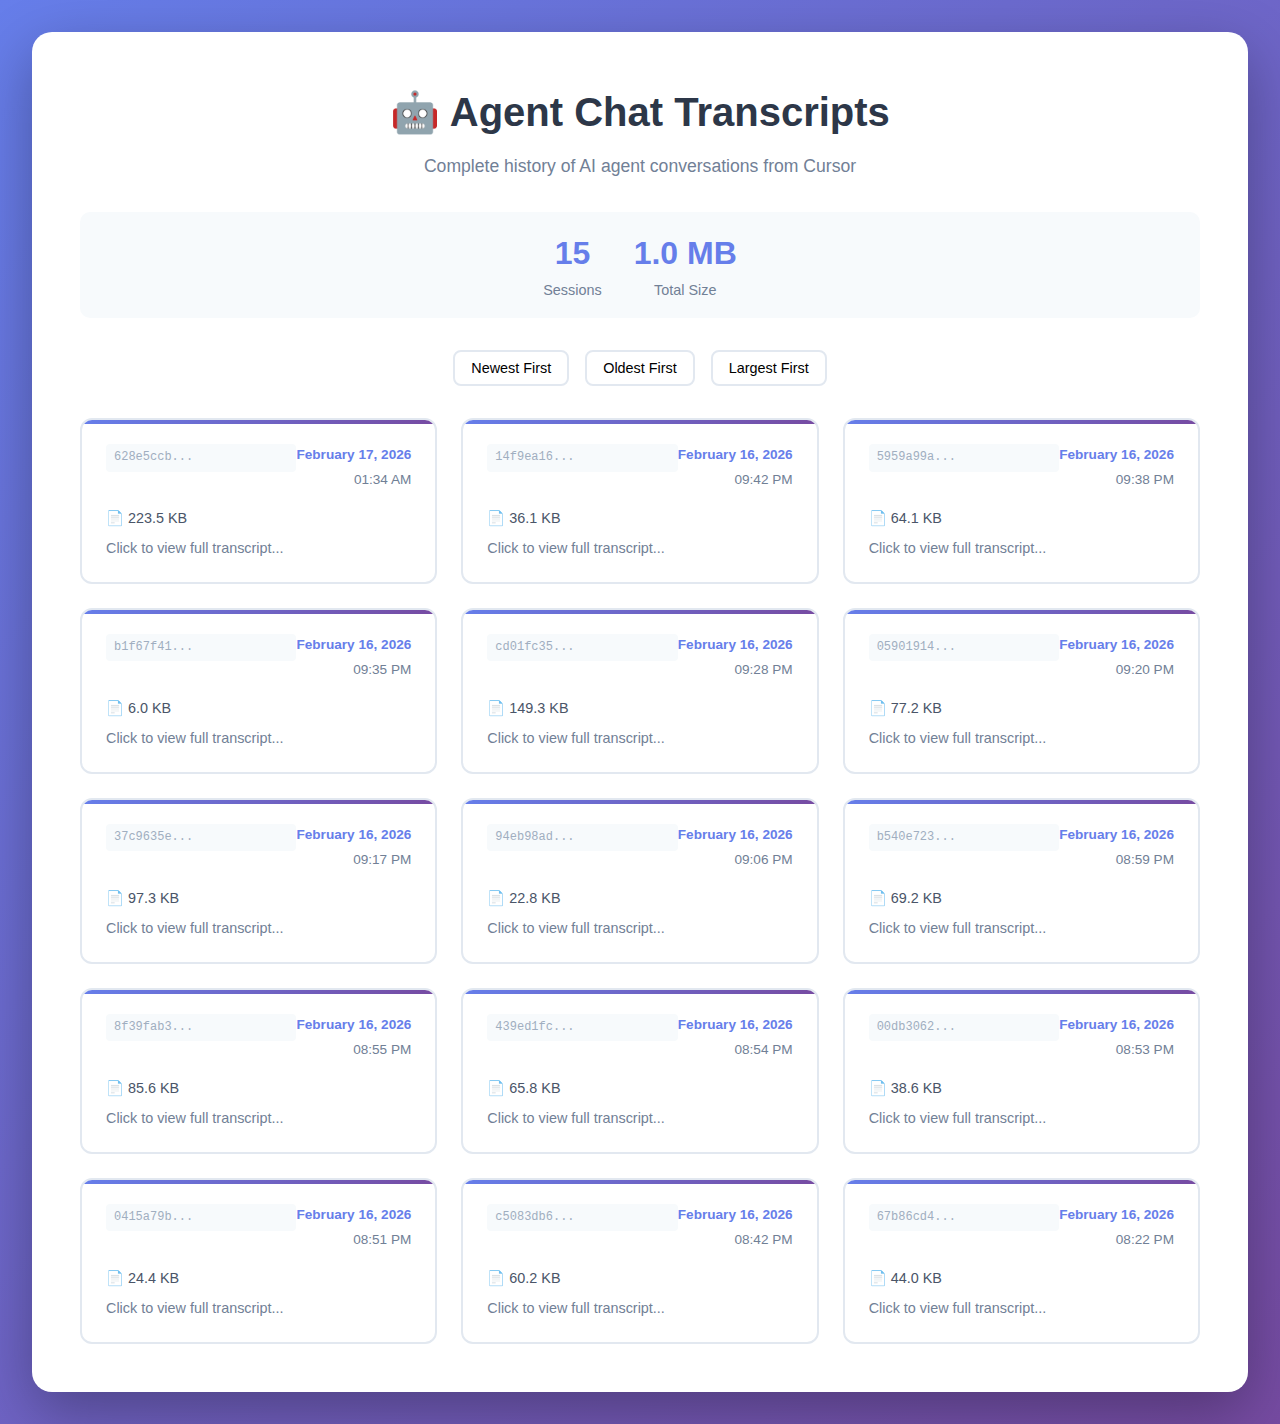
<file: prompt-history-standalone.html>
<!DOCTYPE html>
<html lang="en">
<head>
    <meta charset="UTF-8">
    <meta name="viewport" content="width=device-width, initial-scale=1.0">
    <title>Agent Chat Transcripts - Prompt History</title>
    <style>
        * {
            margin: 0;
            padding: 0;
            box-sizing: border-box;
        }

        body {
            font-family: -apple-system, BlinkMacSystemFont, 'Segoe UI', Roboto, Oxygen, Ubuntu, Cantarell, sans-serif;
            line-height: 1.6;
            background: linear-gradient(135deg, #667eea 0%, #764ba2 100%);
            min-height: 100vh;
            padding: 2rem;
        }

        .container {
            max-width: 1400px;
            margin: 0 auto;
            background: white;
            border-radius: 20px;
            padding: 3rem;
            box-shadow: 0 20px 60px rgba(0,0,0,0.3);
        }

        h1 {
            font-size: 2.5rem;
            color: #2d3748;
            margin-bottom: 0.5rem;
            text-align: center;
        }

        .subtitle {
            text-align: center;
            color: #718096;
            margin-bottom: 2rem;
            font-size: 1.1rem;
        }

        .stats {
            display: flex;
            justify-content: center;
            gap: 2rem;
            margin-bottom: 2rem;
            padding: 1rem;
            background: #f7fafc;
            border-radius: 10px;
        }

        .stat-item {
            text-align: center;
        }

        .stat-value {
            font-size: 2rem;
            font-weight: bold;
            color: #667eea;
        }

        .stat-label {
            font-size: 0.9rem;
            color: #718096;
        }

        .cards-grid {
            display: grid;
            grid-template-columns: repeat(auto-fill, minmax(350px, 1fr));
            gap: 1.5rem;
            margin-top: 2rem;
        }

        .card {
            background: white;
            border: 2px solid #e2e8f0;
            border-radius: 12px;
            padding: 1.5rem;
            cursor: pointer;
            transition: all 0.3s ease;
            position: relative;
            overflow: hidden;
        }

        .card::before {
            content: '';
            position: absolute;
            top: 0;
            left: 0;
            width: 100%;
            height: 4px;
            background: linear-gradient(90deg, #667eea, #764ba2);
        }

        .card:hover {
            transform: translateY(-5px);
            box-shadow: 0 10px 30px rgba(102, 126, 234, 0.3);
            border-color: #667eea;
        }

        .card-header {
            display: flex;
            justify-content: space-between;
            align-items: flex-start;
            margin-bottom: 1rem;
        }

        .card-timestamp {
            display: flex;
            flex-direction: column;
            align-items: flex-end;
            font-size: 0.85rem;
        }

        .card-date {
            color: #667eea;
            font-weight: 600;
            margin-bottom: 0.2rem;
        }

        .card-time {
            color: #718096;
        }

        .card-id {
            font-family: 'Courier New', monospace;
            font-size: 0.75rem;
            color: #a0aec0;
            background: #f7fafc;
            padding: 0.25rem 0.5rem;
            border-radius: 4px;
            margin-bottom: 0.5rem;
            word-break: break-all;
        }

        .card-size {
            font-size: 0.9rem;
            color: #4a5568;
            margin-top: 0.5rem;
        }

        .card-preview {
            color: #718096;
            font-size: 0.9rem;
            margin-top: 0.5rem;
            line-height: 1.4;
            max-height: 3.5rem;
            overflow: hidden;
            text-overflow: ellipsis;
        }

        .modal {
            display: none;
            position: fixed;
            z-index: 1000;
            left: 0;
            top: 0;
            width: 100%;
            height: 100%;
            background: rgba(0,0,0,0.8);
            overflow: auto;
        }

        .modal-content {
            background: white;
            margin: 2% auto;
            padding: 0;
            width: 90%;
            max-width: 1200px;
            border-radius: 12px;
            box-shadow: 0 20px 60px rgba(0,0,0,0.5);
            max-height: 90vh;
            display: flex;
            flex-direction: column;
        }

        .modal-header {
            padding: 1.5rem 2rem;
            border-bottom: 2px solid #e2e8f0;
            display: flex;
            justify-content: space-between;
            align-items: center;
            background: linear-gradient(90deg, #667eea, #764ba2);
            color: white;
            border-radius: 12px 12px 0 0;
        }

        .modal-header h2 {
            margin: 0;
            font-size: 1.5rem;
        }

        .modal-close {
            font-size: 2rem;
            font-weight: bold;
            cursor: pointer;
            color: white;
            line-height: 1;
        }

        .modal-close:hover {
            opacity: 0.7;
        }

        .modal-body {
            padding: 2rem;
            overflow-y: auto;
            flex: 1;
        }

        .modal-body pre {
            background: #f7fafc;
            padding: 1rem;
            border-radius: 8px;
            overflow-x: auto;
            white-space: pre-wrap;
            word-wrap: break-word;
        }

        .loading {
            text-align: center;
            padding: 2rem;
            color: #718096;
        }

        .error {
            text-align: center;
            padding: 2rem;
            color: #e53e3e;
            background: #fff5f5;
            border-radius: 8px;
            margin: 1rem 0;
        }

        .sort-controls {
            display: flex;
            justify-content: center;
            gap: 1rem;
            margin: 1rem 0;
        }

        .sort-btn {
            padding: 0.5rem 1rem;
            border: 2px solid #e2e8f0;
            background: white;
            border-radius: 8px;
            cursor: pointer;
            font-size: 0.9rem;
            transition: all 0.3s ease;
        }

        .sort-btn:hover, .sort-btn.active {
            background: #667eea;
            color: white;
            border-color: #667eea;
        }
    </style>
</head>
<body>
    <div class="container">
        <h1>🤖 Agent Chat Transcripts</h1>
        <p class="subtitle">Complete history of AI agent conversations from Cursor</p>
        
        <div class="stats">
            <div class="stat-item">
                <div class="stat-value" id="total-sessions">0</div>
                <div class="stat-label">Sessions</div>
            </div>
            <div class="stat-item">
                <div class="stat-value" id="total-size">0 KB</div>
                <div class="stat-label">Total Size</div>
            </div>
        </div>

        <div class="sort-controls">
            <button class="sort-btn active" onclick="sortBy('newest')">Newest First</button>
            <button class="sort-btn" onclick="sortBy('oldest')">Oldest First</button>
            <button class="sort-btn" onclick="sortBy('largest')">Largest First</button>
        </div>

        <div id="loading" class="loading">Loading transcripts...</div>
        <div id="error" class="error" style="display: none;"></div>
        <div id="cards-grid" class="cards-grid"></div>
    </div>

    <!-- Modal -->
    <div id="transcript-modal" class="modal">
        <div class="modal-content">
            <div class="modal-header">
                <h2 id="modal-title">Chat Transcript</h2>
                <span class="modal-close">&times;</span>
            </div>
            <div class="modal-body" id="modal-body">
                <div class="loading">Loading transcript...</div>
            </div>
        </div>
    </div>

    <script>
        let transcriptsData = [];
        let currentSort = 'newest';

        // Load timestamps JSON
        async function loadTranscripts() {
            try {
                const response = await fetch('promptHistory/timestamps.json');
                if (!response.ok) throw new Error('Failed to load timestamps');
                
                const data = await response.json();
                transcriptsData = Object.entries(data).map(([id, info]) => ({
                    id,
                    ...info
                }));

                updateStats();
                sortBy(currentSort);
                document.getElementById('loading').style.display = 'none';
            } catch (error) {
                console.error('Error loading transcripts:', error);
                document.getElementById('loading').style.display = 'none';
                document.getElementById('error').style.display = 'block';
                document.getElementById('error').textContent = 'Error loading transcripts. Make sure timestamps.json exists in the promptHistory folder.';
            }
        }

        function updateStats() {
            document.getElementById('total-sessions').textContent = transcriptsData.length;
            const totalSize = transcriptsData.reduce((sum, t) => sum + t.size, 0);
            document.getElementById('total-size').textContent = formatSize(totalSize);
        }

        function formatSize(bytes) {
            if (bytes < 1024) return bytes + ' B';
            if (bytes < 1024 * 1024) return (bytes / 1024).toFixed(1) + ' KB';
            return (bytes / (1024 * 1024)).toFixed(1) + ' MB';
        }

        function sortBy(method) {
            currentSort = method;
            
            // Update button states
            document.querySelectorAll('.sort-btn').forEach(btn => {
                btn.classList.remove('active');
            });
            event?.target?.classList.add('active');

            let sorted = [...transcriptsData];
            
            switch(method) {
                case 'newest':
                    sorted.sort((a, b) => new Date(b.timestamp) - new Date(a.timestamp));
                    break;
                case 'oldest':
                    sorted.sort((a, b) => new Date(a.timestamp) - new Date(b.timestamp));
                    break;
                case 'largest':
                    sorted.sort((a, b) => b.size - a.size);
                    break;
            }

            renderCards(sorted);
        }

        function renderCards(data) {
            const grid = document.getElementById('cards-grid');
            grid.innerHTML = '';

            data.forEach(transcript => {
                const card = document.createElement('div');
                card.className = 'card';
                card.innerHTML = `
                    <div class="card-header">
                        <div style="flex: 1;">
                            <div class="card-id">${transcript.id.substring(0, 8)}...</div>
                        </div>
                        <div class="card-timestamp">
                            <div class="card-date">${transcript.display_date}</div>
                            <div class="card-time">${transcript.display_time}</div>
                        </div>
                    </div>
                    <div class="card-size">📄 ${formatSize(transcript.size)}</div>
                    <div class="card-preview">Click to view full transcript...</div>
                `;
                
                card.onclick = () => openModal(transcript);
                grid.appendChild(card);
            });
        }

        async function openModal(transcript) {
            const modal = document.getElementById('transcript-modal');
            const modalBody = document.getElementById('modal-body');
            const modalTitle = document.getElementById('modal-title');
            
            modal.style.display = 'block';
            modalTitle.textContent = `Chat Transcript - ${transcript.display_date} ${transcript.display_time}`;
            modalBody.innerHTML = '<div class="loading">Loading transcript...</div>';

            try {
                const response = await fetch(`promptHistory/${transcript.file}`);
                const content = await response.text();
                modalBody.innerHTML = `<pre>${escapeHtml(content)}</pre>`;
            } catch (error) {
                modalBody.innerHTML = '<div class="error">Error loading transcript content.</div>';
            }
        }

        function escapeHtml(text) {
            const div = document.createElement('div');
            div.textContent = text;
            return div.innerHTML;
        }

        // Modal controls
        document.querySelector('.modal-close').onclick = () => {
            document.getElementById('transcript-modal').style.display = 'none';
        };

        window.onclick = (event) => {
            const modal = document.getElementById('transcript-modal');
            if (event.target === modal) {
                modal.style.display = 'none';
            }
        };

        // Initialize
        loadTranscripts();
    </script>
</body>
</html>
</file>
